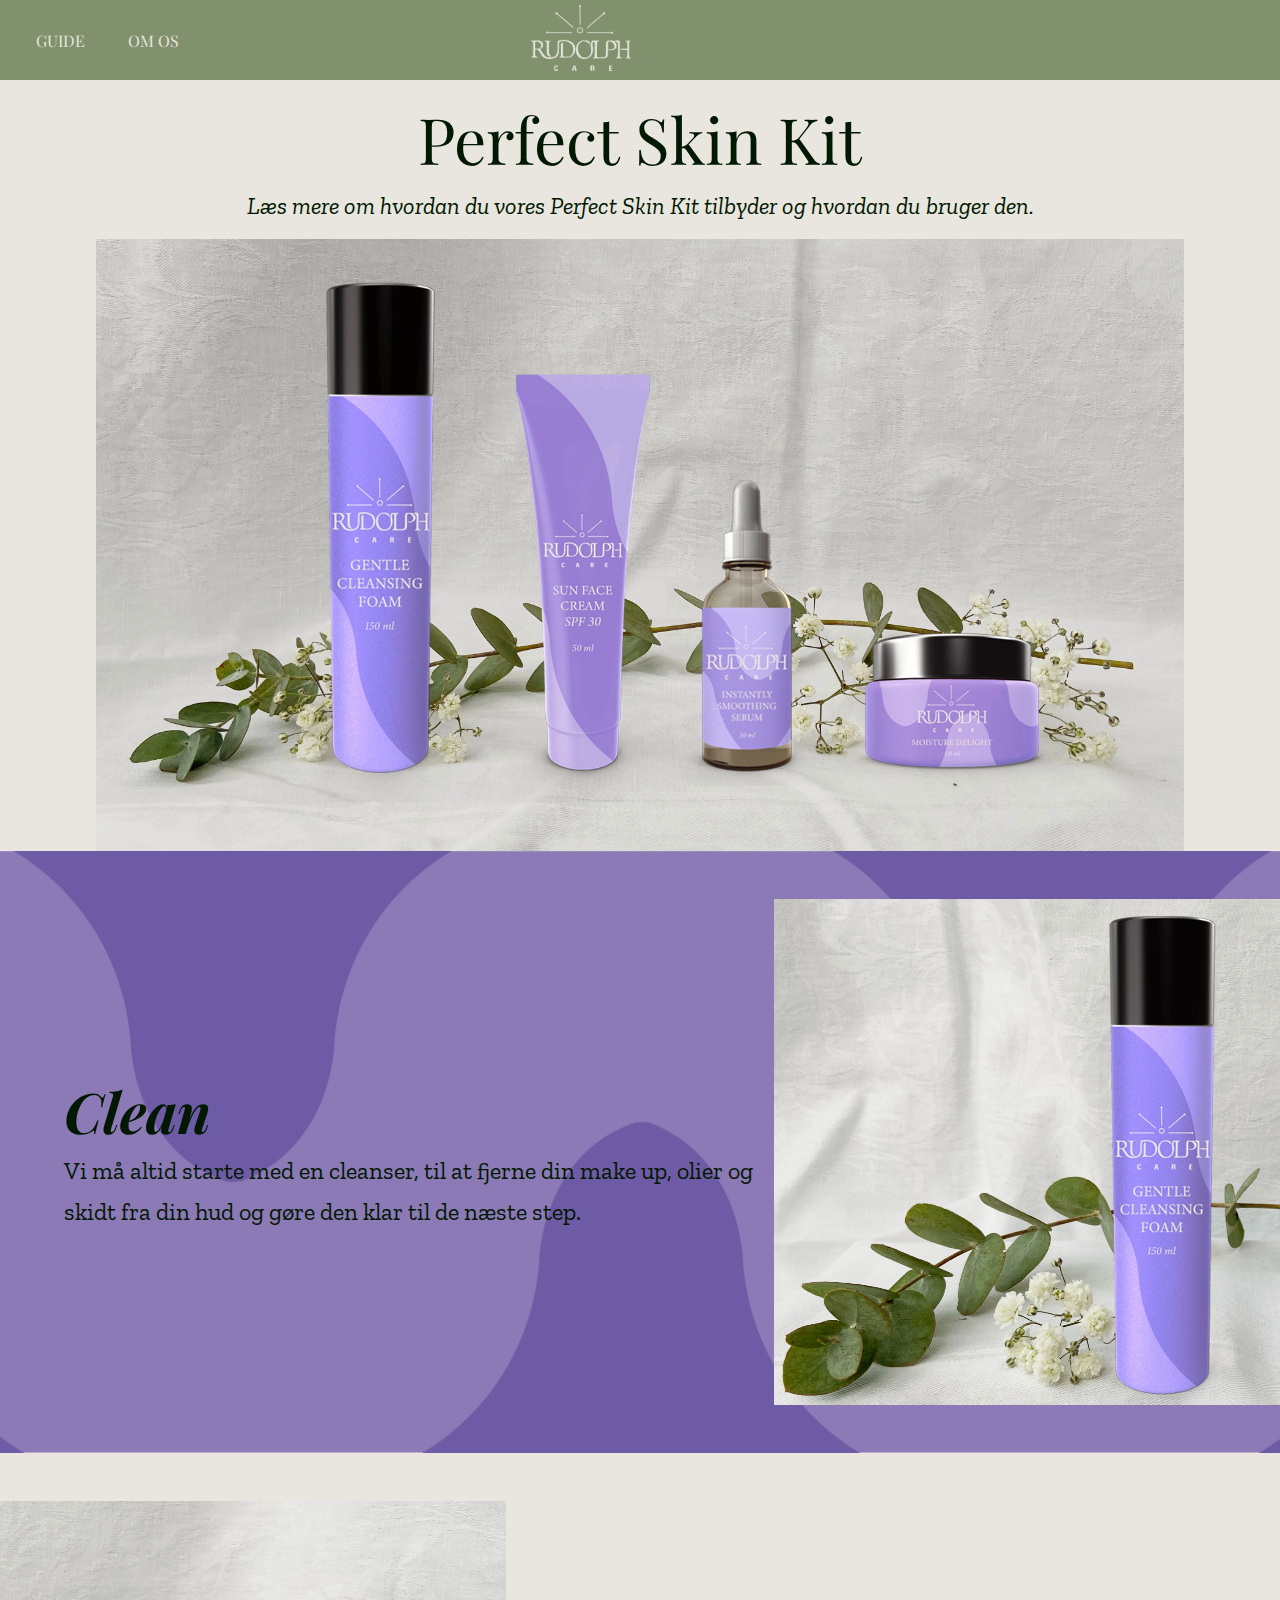
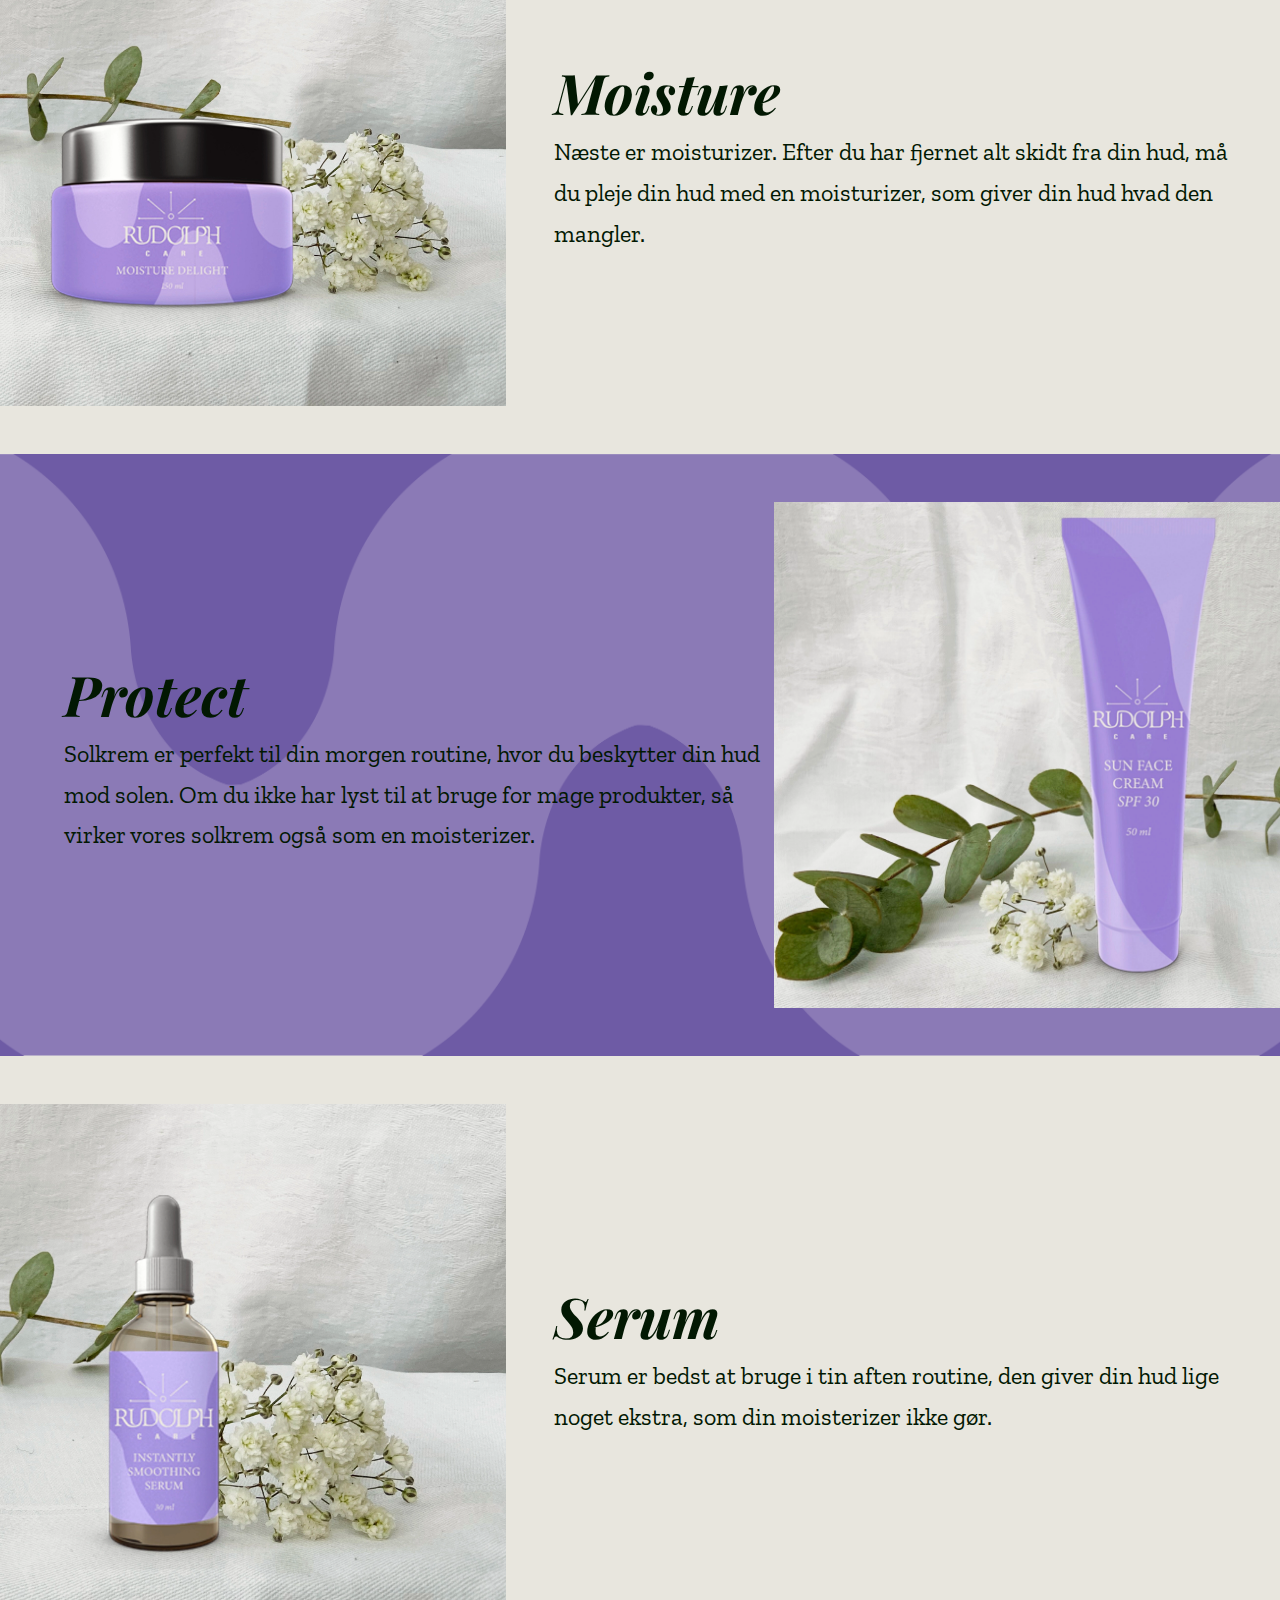
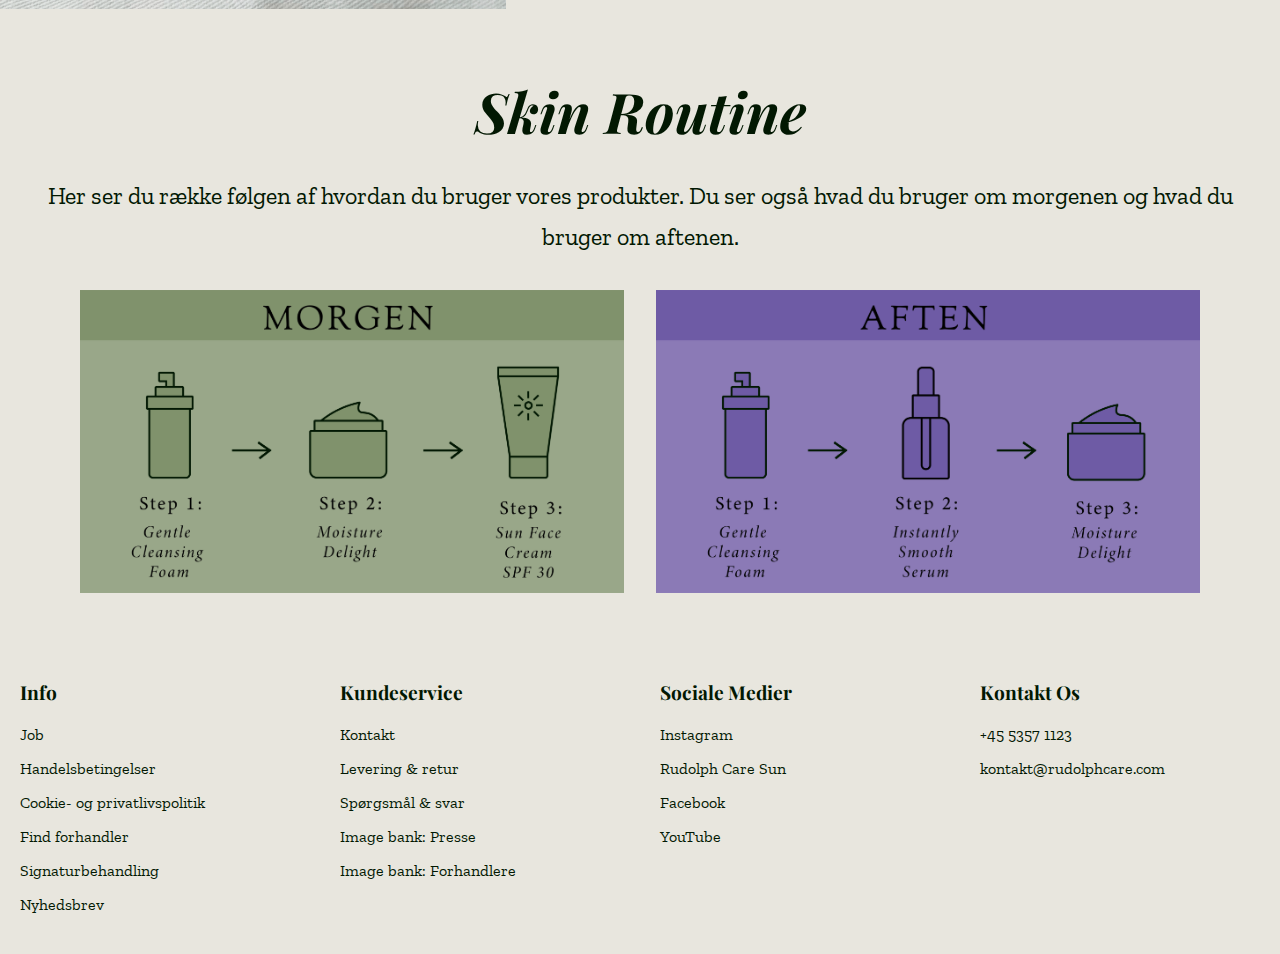
<file: programmering/guide.html>
<!DOCTYPE html>
<html lang="en">
<head>
    <meta charset="UTF-8">
    <meta http-equiv="X-UA-Compatible" content="IE=edge">
    <meta name="viewport" content="width=device-width, initial-scale=1.0">
    <title>Rudolph Care</title>
    <link rel="shortcut icon" href="img/logo-icon.webp">
    <link rel="preconnect" href="https://fonts.googleapis.com">
    <link rel="preconnect" href="https://fonts.gstatic.com" crossorigin>
    <link href="https://fonts.googleapis.com/css2?family=Playfair+Display:ital,wght@0,400;0,600;1,400;1,600&family=Zilla+Slab:ital,wght@0,400;0,600;1,400&display=swap" rel="stylesheet">
    <link rel="stylesheet" href="https://cdnjs.cloudflare.com/ajax/libs/font-awesome/6.2.1/css/all.min.css" integrity="sha512-MV7K8+y+gLIBoVD59lQIYicR65iaqukzvf/nwasF0nqhPay5w/9lJmVM2hMDcnK1OnMGCdVK+iQrJ7lzPJQd1w==" crossorigin="anonymous" referrerpolicy="no-referrer" >
    <link rel="stylesheet" href="./css/style.css">
    <meta name="description" content="information om perket skin kit og den perfekte ny begynders skin care routine til både morgen og aften">
    <meta name="keywords" content="Rudolph Care, skin care produkter, krem, cleanser, serum, solkrem, skin care kit, skin routine">
    <meta name="author" content="Svanna Dam">
    <meta property="og:type" content="website">
    <meta property="og:site_name" content="Rudolph Care">
    <meta property="og:description" content="Her kan du finde Rupolph Care nye skin care kits perfekt skin kit og on the go kit">
</head>
<body>
    <div class="mobile-wrap">
<!--Responsive Header-->
        <header>
            <div class="container flex-nav">
                <figure class="nav-header">
                    <button class="nav-toggle" id="navToggle">
                        <i class="fa-solid fa-bars"></i>
                    </button>
                    <a href="./index.html" id="logo"><img src="./img/logo.webp" alt="rudolph-care-logo"></a>
                    <i class="fa-solid fa-bag-shopping"></i>
                </figure>
                <nav class="nav-links" id="nav-links">
                    <ul>
                        <li class="nav-item"><a href="./guide.html">GUIDE</a></li>
                        <li class="nav-item"><a href="./om-os.html">OM OS</a></li>
                    </ul>
                </nav>
            </div>
        </header>
<!--Main inhold på siden-->
    <main>
        <section id="intro">
            <h1>Perfect Skin Kit</h1>
            <p>Læs mere om hvordan du vores Perfect Skin Kit tilbyder og hvordan du bruger den.</p>
            <img src="./img/purpleland.webp" alt="perfekt-skin-kit">
        </section>
        <section class="produkt-info pattern-pr">
            <div class="produkt-tekst">
            <h2>Clean</h2>
            <p>Vi må altid starte med en cleanser, til at fjerne din make up, olier og skidt fra din hud og gøre den klar til de næste step.</p>
            </div>
            <img src="./img/cleans.webp" alt="gentle-cleansing-foam">
        </section>
        <section class="produkt-info reverse">
            <div class="produkt-tekst reverse-tekst">
            <h2>Moisture</h2>
            <p>Næste er moisturizer. Efter du har fjernet alt skidt fra din hud, må du pleje din hud med en moisturizer, som giver din hud hvad den mangler.</p>
            </div>
            <img src="./img/cream.webp" alt="moisture-delight">
        </section>
        <section class="produkt-info pattern-pr">
            <div class="produkt-tekst">
            <h2>Protect</h2>
            <p>Solkrem er perfekt til din morgen routine, hvor du beskytter din hud mod solen. Om du ikke har lyst til at bruge for mage produkter, så virker vores solkrem også som en moisterizer. </p>
            </div>
            <img src="./img/sol.webp" alt="sun-face-cream">
        </section>
        <section class="produkt-info reverse">
            <div class="produkt-tekst reverse-tekst">
            <h2>Serum</h2>
            <p>Serum er bedst at bruge i tin aften routine, den giver din hud lige noget ekstra, som din moisterizer ikke gør.</p>
            </div>
            <img src="./img/serum.webp" alt="instantly-smooth-serum">
        </section>
        <section class="infographic">
            <div class="graphic-tekst">
            <h2>Skin Routine</h2>
            <p>Her ser du række følgen af hvordan du bruger vores produkter. Du ser også hvad du bruger om morgenen og hvad du bruger om aftenen.</p>
            </div>
            <div id="graphic-img">
            <img src="./img/morgen-info.webp" alt="morgen-skin-routine">
            <img src="./img/aften-info.webp" alt="aften-skin-routine">
            </div>
        </section>
    </main>
<!--Responsive Footer-->
    <footer>
        <div class="footer-col">
           <h5>Info</h5>
           <ul>
               <li><a href="#">Job</a></li>
               <li><a href="#">Handelsbetingelser</a></li>
               <li><a href="#">Cookie- og privatlivspolitik</a></li>
               <li><a href="#">Find forhandler</a></li>
               <li><a href="#">Signaturbehandling</a></li>
               <li><a href="#">Nyhedsbrev</a></li>
           </ul>
        </div>
        <div class="footer-col">
           <h5>Kundeservice</h5>
           <ul>
               <li><a href="#">Kontakt</a></li>
               <li><a href="#">Levering & retur</a></li>
               <li><a href="#">Spørgsmål & svar</a></li>
               <li><a href="#">Image bank: Presse</a></li>
               <li><a href="#">Image bank: Forhandlere</a></li>
           </ul>
        </div>
        <div class="footer-col">
           <h5>Sociale Medier</h5>
           <ul>
               <li><a href="#">Instagram</a></li>
               <li><a href="#">Rudolph Care Sun</a></li>
               <li><a href="#">Facebook</a></li>
               <li><a href="#">YouTube</a></li>
           </ul>
        </div>
        <div class="footer-col">
           <h5>Kontakt Os</h5>
           <ul>
               <li><a href="#">+45 5357 1123</a></li>
               <li><a href="#">kontakt@rudolphcare.com</a></li>
           </ul>
        </div>
   </footer>
</div>
    <script src="./js/script.js"></script>
</body>
</file>
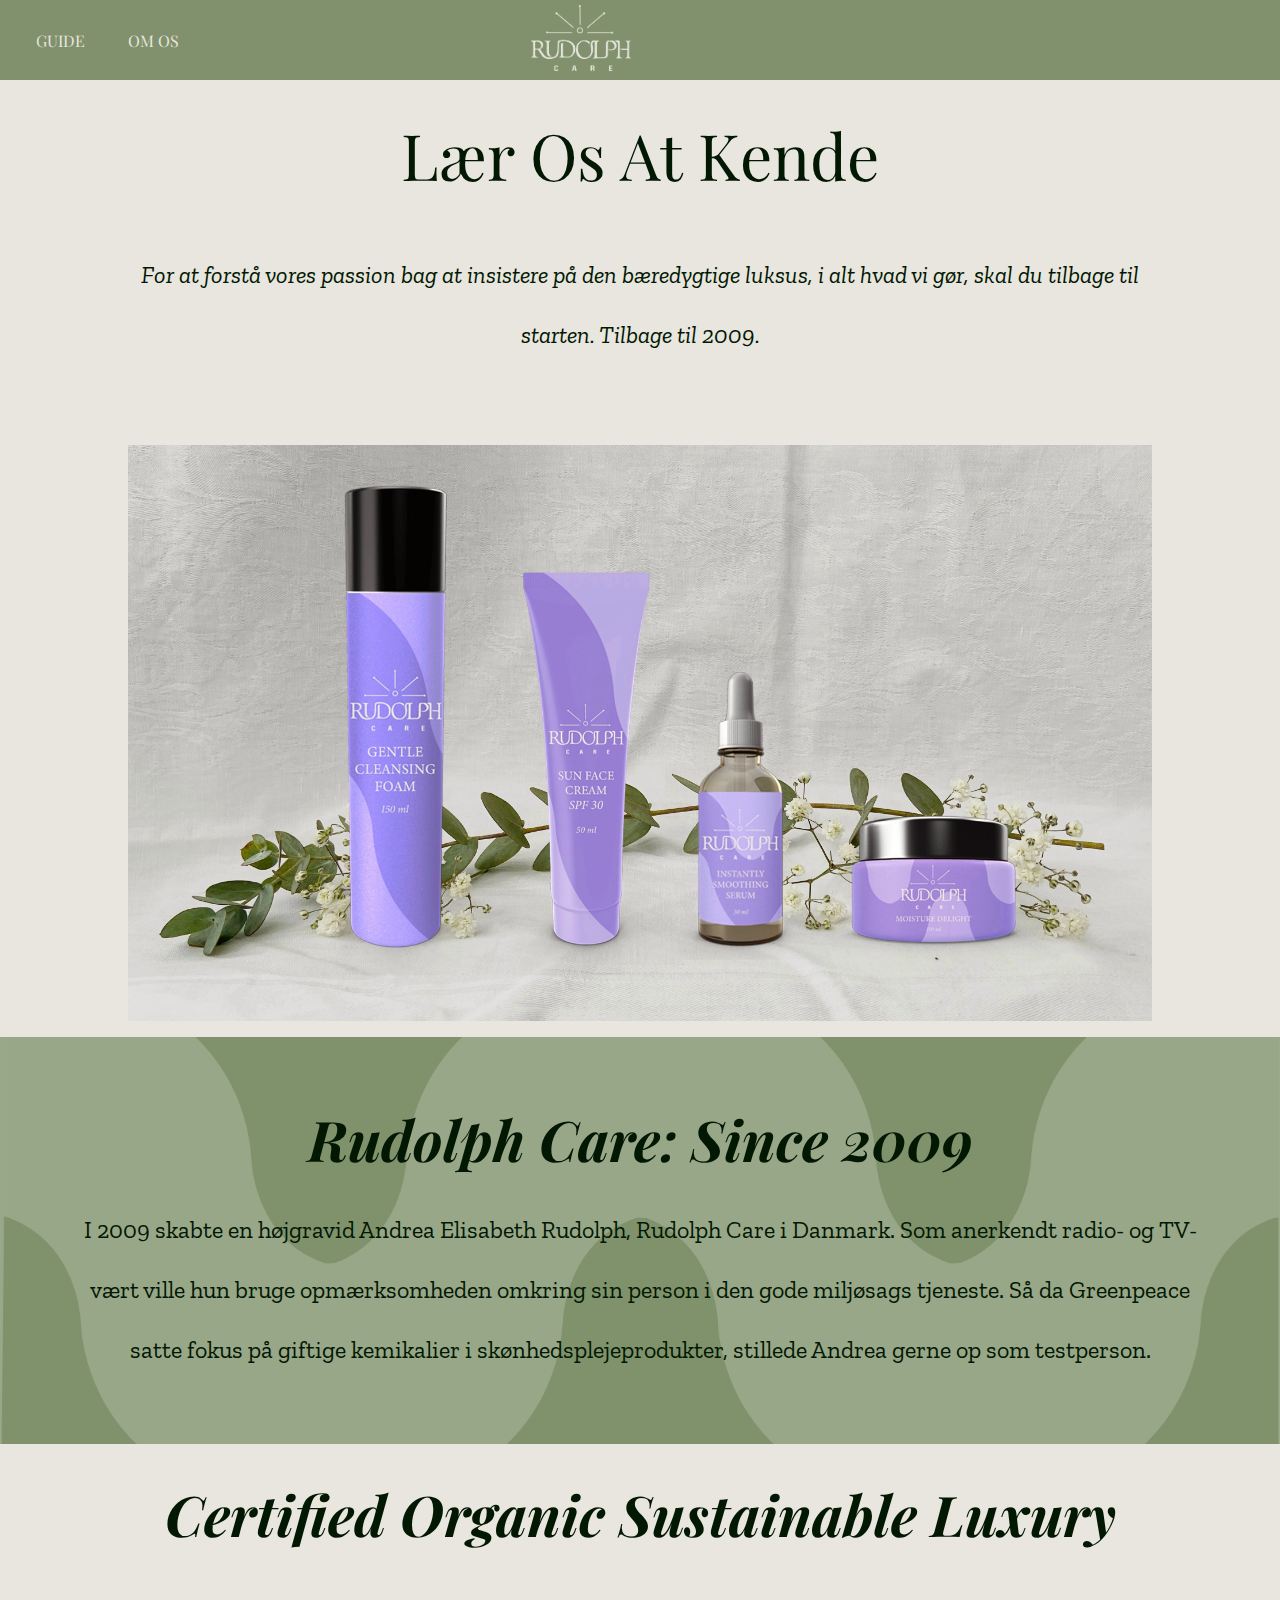
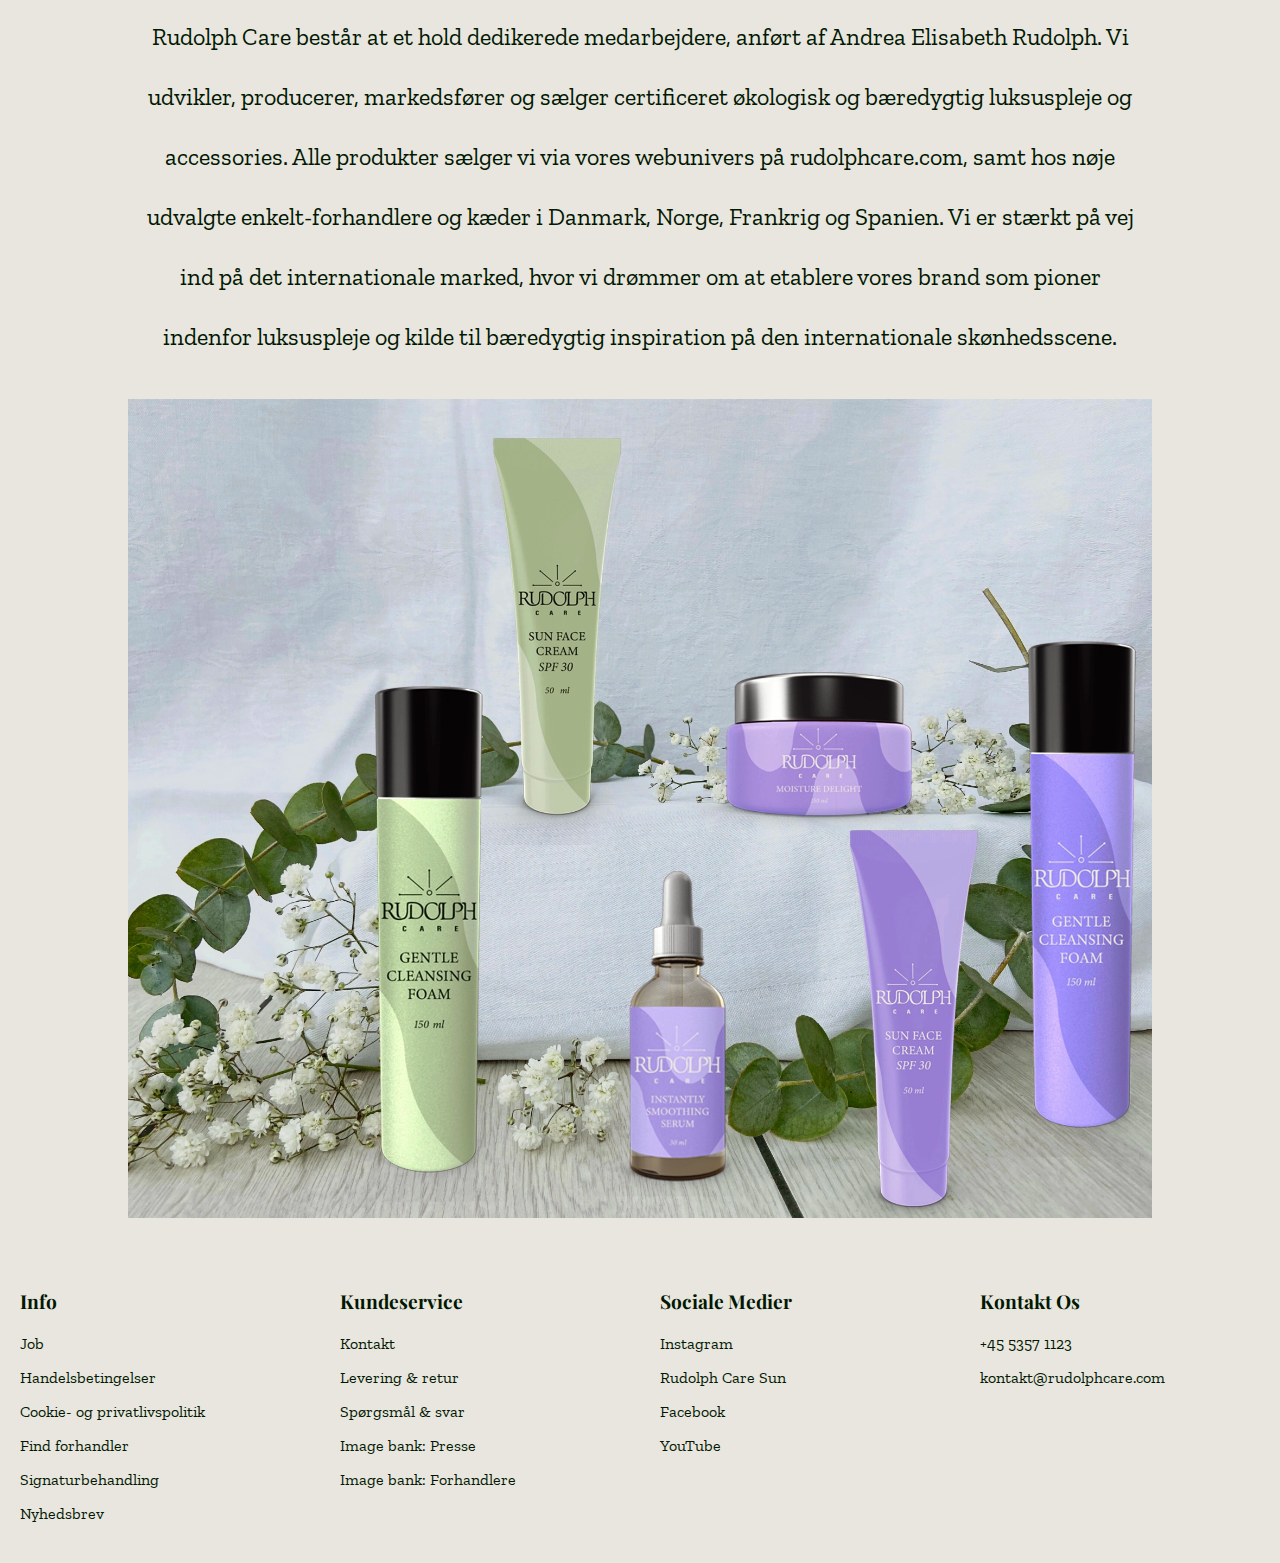
<file: programmering/om-os.html>
<!DOCTYPE html>
<html lang="en">
<head>
    <meta charset="UTF-8">
    <meta http-equiv="X-UA-Compatible" content="IE=edge">
    <meta name="viewport" content="width=device-width, initial-scale=1.0">
    <title>Rudolph Care</title>
    <link rel="shortcut icon" href="img/logo-icon.webp">
    <link rel="preconnect" href="https://fonts.googleapis.com">
    <link rel="preconnect" href="https://fonts.gstatic.com" crossorigin>
    <link href="https://fonts.googleapis.com/css2?family=Playfair+Display:ital,wght@0,400;0,600;1,400;1,600&family=Zilla+Slab:ital,wght@0,400;0,600;1,400&display=swap" rel="stylesheet">
    <link rel="stylesheet" href="https://cdnjs.cloudflare.com/ajax/libs/font-awesome/6.2.1/css/all.min.css" integrity="sha512-MV7K8+y+gLIBoVD59lQIYicR65iaqukzvf/nwasF0nqhPay5w/9lJmVM2hMDcnK1OnMGCdVK+iQrJ7lzPJQd1w==" crossorigin="anonymous" referrerpolicy="no-referrer" >
    <link rel="stylesheet" href="./css/style.css">
    <meta name="description" content="information om Rudolph Care">
    <meta name="keywords" content="Rudolph Care, skin care produkter, krem, cleanser, serum, solkrem, skin care kit">
    <meta name="author" content="Svanna Dam">
    <meta property="og:type" content="website">
    <meta property="og:site_name" content="Rudolph Care">
    <meta property="og:description" content="Her kan du finde Rupolph Care nye skin care kits perfekt skin kit og on the go kit">
</head>
<body>
    <div class="mobile-wrap">
<!--Responsive Header-->
        <header>
            <div class="container flex-nav">
                <figure class="nav-header">
                    <button class="nav-toggle" id="navToggle">
                        <i class="fa-solid fa-bars"></i>
                    </button>
                    <a href="./index.html" id="logo"><img src="./img/logo.webp" alt="rudolph-care-logo"></a>
                    <i class="fa-solid fa-bag-shopping"></i>
                </figure>
                <nav class="nav-links" id="nav-links">
                    <ul>
                        <li class="nav-item"><a href="./guide.html">GUIDE</a></li>
                        <li class="nav-item"><a href="./om-os.html">OM OS</a></li>
                    </ul>
                </nav>
            </div>
        </header>
<!--Main inhold på siden-->
    <main>
        <section id="omos-sec">
            <img src="./img/purpleland.webp" alt="rudolph-care-produkter">
            <div class="omos-tekst">
            <h1>Lær Os At Kende</h1>
            <p>For at forstå vores passion bag at insistere på den bæredygtige luksus, i alt hvad vi gør, skal du tilbage til starten. Tilbage til 2009.</p>
            </div>
        </section>
        <section id="omos-sec2" class="pattern-gr">
            <h2>Rudolph Care: Since 2009</h2>
            <p>I 2009 skabte en højgravid Andrea Elisabeth Rudolph, Rudolph Care i Danmark. Som anerkendt radio- og TV-vært ville hun bruge opmærksomheden omkring sin person i den gode miljøsags tjeneste. Så da Greenpeace satte fokus på giftige kemikalier i skønhedsplejeprodukter, stillede Andrea gerne op som testperson.</p>
        </section>
        <section id="omos-sec3">
            <div class="omos-tekst">
            <h2>Certified Organic Sustainable Luxury</h2>
            <p>Rudolph Care består at et hold dedikerede medarbejdere, anført af Andrea Elisabeth Rudolph. Vi udvikler, producerer, markedsfører og sælger certificeret økologisk og bæredygtig luksuspleje og accessories. Alle produkter sælger vi via vores webunivers på rudolphcare.com, samt hos nøje udvalgte enkelt-forhandlere og kæder i Danmark, Norge, Frankrig og Spanien. Vi er stærkt på vej ind på det internationale marked, hvor vi drømmer om at etablere vores brand som pioner indenfor luksuspleje og kilde til bæredygtig inspiration på den internationale skønhedsscene.</p>
            </div>
            <img src="./img/produkt.webp" alt="perfekt-skin-kit">
        </section>
    </main>
<!--Responsive Footer-->
    <footer>
        <div class="footer-col">
           <h5>Info</h5>
           <ul>
               <li><a href="#">Job</a></li>
               <li><a href="#">Handelsbetingelser</a></li>
               <li><a href="#">Cookie- og privatlivspolitik</a></li>
               <li><a href="#">Find forhandler</a></li>
               <li><a href="#">Signaturbehandling</a></li>
               <li><a href="#">Nyhedsbrev</a></li>
           </ul>
        </div>
        <div class="footer-col">
           <h5>Kundeservice</h5>
           <ul>
               <li><a href="#">Kontakt</a></li>
               <li><a href="#">Levering & retur</a></li>
               <li><a href="#">Spørgsmål & svar</a></li>
               <li><a href="#">Image bank: Presse</a></li>
               <li><a href="#">Image bank: Forhandlere</a></li>
           </ul>
        </div>
        <div class="footer-col">
           <h5>Sociale Medier</h5>
           <ul>
               <li><a href="#">Instagram</a></li>
               <li><a href="#">Rudolph Care Sun</a></li>
               <li><a href="#">Facebook</a></li>
               <li><a href="#">YouTube</a></li>
           </ul>
        </div>
        <div class="footer-col">
           <h5>Kontakt Os</h5>
           <ul>
               <li><a href="#">+45 5357 1123</a></li>
               <li><a href="#">kontakt@rudolphcare.com</a></li>
           </ul>
        </div>
   </footer>
</div>
    <script src="./js/script.js"></script>
</body>
</file>
<file: programmering/css/style.css>
/* Skerm Størelser
Mobile: 480px
Break Point 1: 768px
Break Point 2: 1024px
Break Point 3: 1200px*/

/* Fonts
Headers
font-family: 'Playfair Display', serif;
Tekst
font-family: 'Zilla Slab', serif;*/

/*Fælles Kodning*/

* {
    padding: 0;
    margin: 0;
    box-sizing: border-box;
    color: #021802;
}

.mobile-wrap {
    max-width: 480px;
    margin: auto;
    background-color: #e8e6de;
}

h1 {
    font-family: 'Playfair Display', serif;
    font-size: 2.5rem;
    font-weight: lighter;
}

h2 {
    font-family: 'Playfair Display', serif;
    font-size: 2rem;
    font-style: italic;
    cursor: default;
}

h3 {
    font-family: 'Playfair Display', serif;
    font-size: 1.5rem;
    cursor: default;
}

h5 {
    font-family: 'Playfair Display', serif;
    font-size: 1.2rem;
    cursor: default;
}

p {
    font-family: 'Zilla Slab', serif;
    font-size: 1.1rem;
    cursor: default;
    line-height: 1.7em;
}

a {
    text-decoration: none;
}

li {
    list-style: none;
}

.pattern-gr {
    background-image: url(../img/bg-green.webp);
    background-size: cover;
    background-position: center;
    background-repeat: no-repeat;
}

.pattern-pr {
    background-image: url(../img/bg-purple.webp);
    background-size: cover;
    background-position: center;
    background-repeat: no-repeat;
}

/*Header*/

.container {
    padding: 5px 25px;
}

#logo img {
    width: 100px;
}

header {
    background-color: #81916d;
}

.flex-nav {
    display: flex;
    flex-direction: column;
}

.nav-header {
    display: flex;
    justify-content: space-between;
    align-items: center;
}

.nav-toggle {
    border: transparent;
    background-color: transparent;
    color: #e8e6de;
    font-size: 1.8rem;
    cursor: pointer;
}

.nav-links {
    height: 0;
    overflow: hidden;
}

.nav-links ul li {
    list-style: none;
    margin: 15px 0;
}

.nav-links ul li a {
    text-decoration: none;
    color: #e8e6de;
    font-family: 'Playfair Display', serif;
    font-size: 1rem;
    text-transform: uppercase;
    transition: 0.3s ease;
}

.nav-links ul li a:hover {
    color: #021802;
}

.nav-open {
    height: 15vh;
    text-align: center;
    transition: 0.3s ease;
}

header i {
    color: #e8e6de;
    font-size: 1.2rem;
    transition: 0.3s;
    cursor: pointer;
}

header i:hover {
    color: #021802;
}

/*Forside*/
#video-sec {
    background-image: url(../img/rudolph-gif.gif);
    background-size: cover;
    display: flex;
    justify-content: center;
    align-items: center;
    height: 35vh;
}

#video-sec img {
    width: 10em;
}


.produkt-info img {
    width: 60%;
}

.produkt-info {
    display: flex;
    flex-direction: row;
    align-items: center;
    padding: 3em 0 3em 1em;
    justify-content: space-around;
}

.produkt-tekst {
    padding: 0 0.5em;
}

.reverse {
    flex-direction: row-reverse;
    padding: 3em 1em 3em 0;
}

.reverse-tekst {
    padding: 0 0.5em;
}

.btn {
    margin-top: 0.5em;
}

.btn a {
    padding: 0.1em 0.3em;
    background-color: #81916d;
    color: #e8e6de;
    font-weight: lighter;
}

.btn a:hover {
    background-color: #8a7bb7;
}

#brev {
    display: flex;
    justify-content: center;
    height: 42vh;
}

#brev figure {
    background-color: #e8e6de;
    width: 85%;
    display: flex;
    flex-direction: column;
    padding: 1em;
    text-align: center;
    gap: 1em;
    margin-top: 2em;
}

.input-data {
    height: 40px;
    width: 100%;
    position: relative;
    font-family: 'Zilla Slab', serif;
    text-align: left;
}

.input-data input {
    height: 100%;
    width: 100%;
    background: none;
    border: none;
    border-bottom: 2px solid #81916d;
}

.input-data label {
    position: absolute;
    bottom: 10px;
    left: 0;
    pointer-events: none;
    transition: all 0.3s ease;
}

.input-data input:focus ~ label,
.input-data input:valid ~ label {
    transform: translateY(-20px);
}

.check {
    display: flex;
    text-align: left;
    align-items: flex-start;
    gap: 0.5em;
}

.check label {
    font-family: 'Zilla Slab', serif;
    font-style: italic;
    font-size: 0.9rem;
}

figure h5 {
    color: #81916d;
    border: 1px solid;
    margin: 0 5em;
    cursor: pointer;
}

figure h5:hover {
    background-color: #81916d;
    color: #e8e6de;
}

#kunde {
    padding: 9em 2em 0 2em;
    text-align: center;
}

#kunde h3 {
    padding-bottom: 0.5em;
}

#kunde p a {
    text-decoration: underline;
}

#kunde p a:hover {
    color: #81916d;
}

/*Guide*/
#intro {
    display: flex;
    flex-direction: column;
    align-items: center;
    padding-top: 1em;
    text-align: center;
}

#intro p {
    padding: 0.2em 2em 0.5em 2em;
    font-style: italic;
}

#intro img {
    width: 85%;
}

.graphic-tekst {
    display: flex;
    flex-direction: column;
    align-items: center;
    text-align: center;
    padding: 1em 2em;
}

.graphic-tekst h2 {
    margin-bottom: 0.5em;
}

#graphic-img {
    display: flex;
    flex-wrap: wrap;
    justify-content: center;
}

#graphic-img img {
    width: 90%;
    padding: 0.5em;
}

/*Om Os*/

#omos-sec {
    display: flex;
    flex-direction: column;
    text-align: center;
}

#omos-sec p {
    padding: 2em;
    font-style: italic;
}

#omos-sec img {
    width: 100%;
    padding-bottom: 1em;
}

#omos-sec2 {
    display: flex;
    flex-direction: column;
    padding: 2em 0 3em 0;
    text-align: center;
    padding: 2em 2em;
}

#omos-sec3 {
    display: flex;
    flex-direction: column;
    align-items: center;
    text-align: center;
}

#omos-sec3 img{
    width: 100%;
}

.omos-tekst {
    padding: 1em;
}

/*Footer*/

footer {
    padding: 50px 0 20px 0;
    display: flex;
    flex-wrap: wrap;
}

.footer-col{
    padding: 20px;
    width: 50%;
}

.footer-col h5 {
    margin-bottom: 20px;
}

.footer-col ul li:not(:last-child) {
    margin-bottom: 15px;
}

.footer-col ul li a {
    color: #021802;
    font-family: 'Zilla Slab', serif;
    font-size: 1rem;
    transition: 0.3s;
}

.footer-col ul li a:hover {
    padding-left: 10px;
}

/*Responsive*/

@media screen and (min-width: 480px) {
    .mobile-wrap {
        max-width: 768px;
    }

    #video-sec {
        height: 60vh;
    }

    #brev figure {
        width: 80%;
        padding: 1.5em 2em;
        gap: 2em;
    }

    #kunde {
        padding: 13em 3em 0 3em;
    }

    .produkt-info img {
        width: 50%;
    }

    #graphic-img img {
        width: 80%;
    }

    #omos-sec2 {
        padding: 2em 4em;
        gap: 1.5em;
    }

    .omos-tekst {
        padding: 2em 4em;
    }

    .omos-tekst h2 {
        padding-bottom: 1em;
    }     
}

@media screen and (min-width: 768px) {
    .mobile-wrap {
        max-width: 1024px;
    }

    #video-sec {
        height: 80vh;
    }

    #video-sec img {
        width: 17em;
    }

    figure h5 {
        margin: 0 12em;
    }

    .produkt-tekst {
        padding-left: 3em;
        line-height: 5em;
    }

    .footer-col{
        width: 25%;
    }

    #graphic-img img {
        width: 70%;
        padding: 1em;
    }

    #omos-sec2 {
        padding: 4em 0;
    }
    
    #omos-sec2 p {
        line-height: 2.5em;
    }

    .omos-tekst p {
        line-height: 2.5em;
    }

    h2 {
        font-size: 3.5rem;
    }

    p {
        font-size: 1.5rem;
    }

    h1 {
        font-size: 4rem;
    }

    .btn a {
        font-size: 1.5rem;
    }
}

@media screen and (min-width: 1024px) {
    .mobile-wrap {
        max-width: 1200px;
    }   

    .nav-toggle {
        display: none;
    }

    header {
        display: block;
        position: sticky;
        position: -webkit-sticky;
        top: 0;
        z-index: 1;
    }

    .flex-nav {
        flex-direction: row-reverse;
        justify-content: space-between;
        align-items: center;
    }

    .nav-links {
        height: auto;
    }

    .nav-links ul li {
        display: inline-block;
        padding: 0 0.7em;
        margin-right: 1em;
    }

    .nav-header {
        gap: 32em;
    }

    #brev figure {
        width: 70%;
        padding: 2em 4em;
        gap: 2em;
    }

    #brev {
        height: 55vh;
    }

    #kunde {
        padding: 13em 3em 0 3em;
    }

    #omos-sec {
        flex-direction: column-reverse;
        align-items: center;
    }

    #omos-sec img {
        width: 80%;
    }

    #omos-sec2 {
        padding: 4em;
    }

    .omos-tekst p {
        padding: 0 3em;
    }

    .produkt-info img {
        width: 40%;
    }

    #graphic-img img {
        width: 45%;
    }

    #omos-sec3 img{
        width: 80%;
    }
}

@media screen and (min-width: 1200px) {
    .mobile-wrap {
        max-width: 100%;
     }

     .nav-header {
        gap: 39em;
    }

    #video-sec {
        height: 85vh;
    }

    #kunde {
        padding: 10em 5em 3em 5em;
    }
    
    #brev figure {
        width: 65%;
    }

    #brev {
        height: 50vh;
    }
}
</file>
